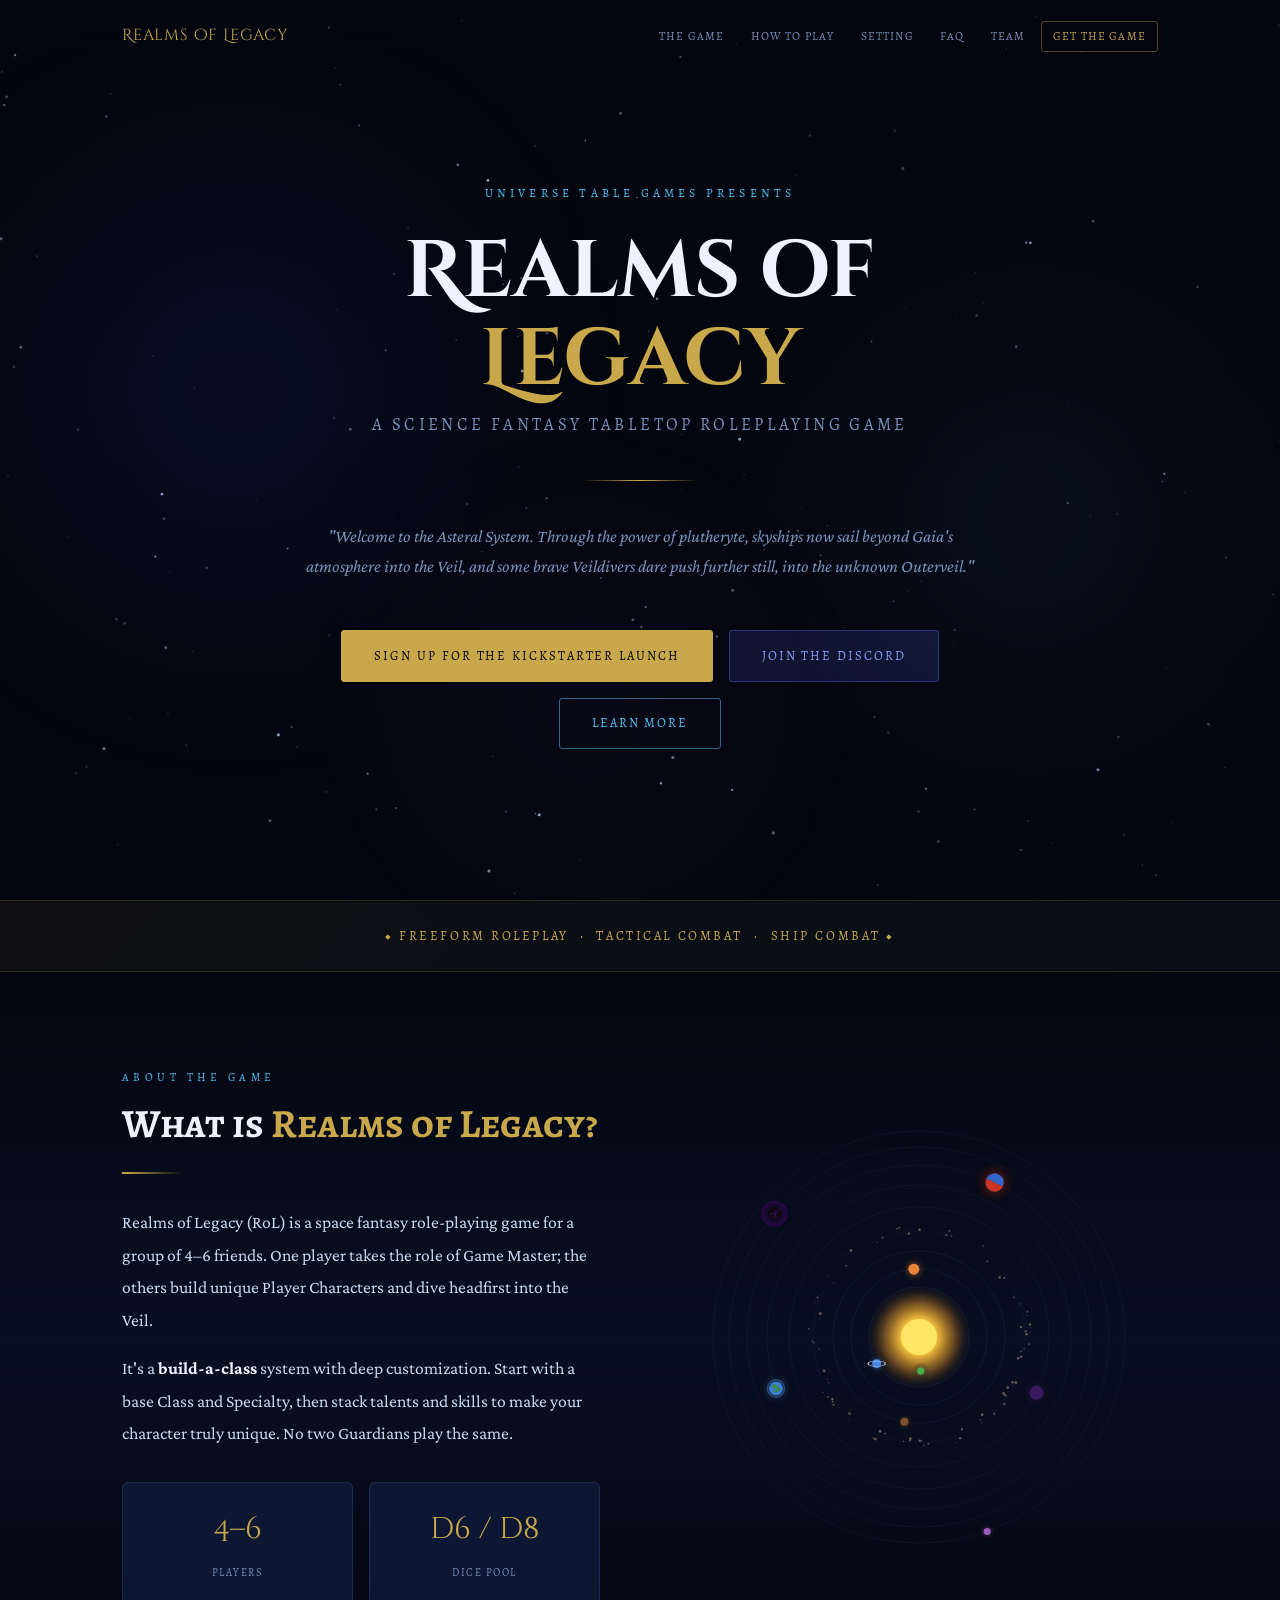
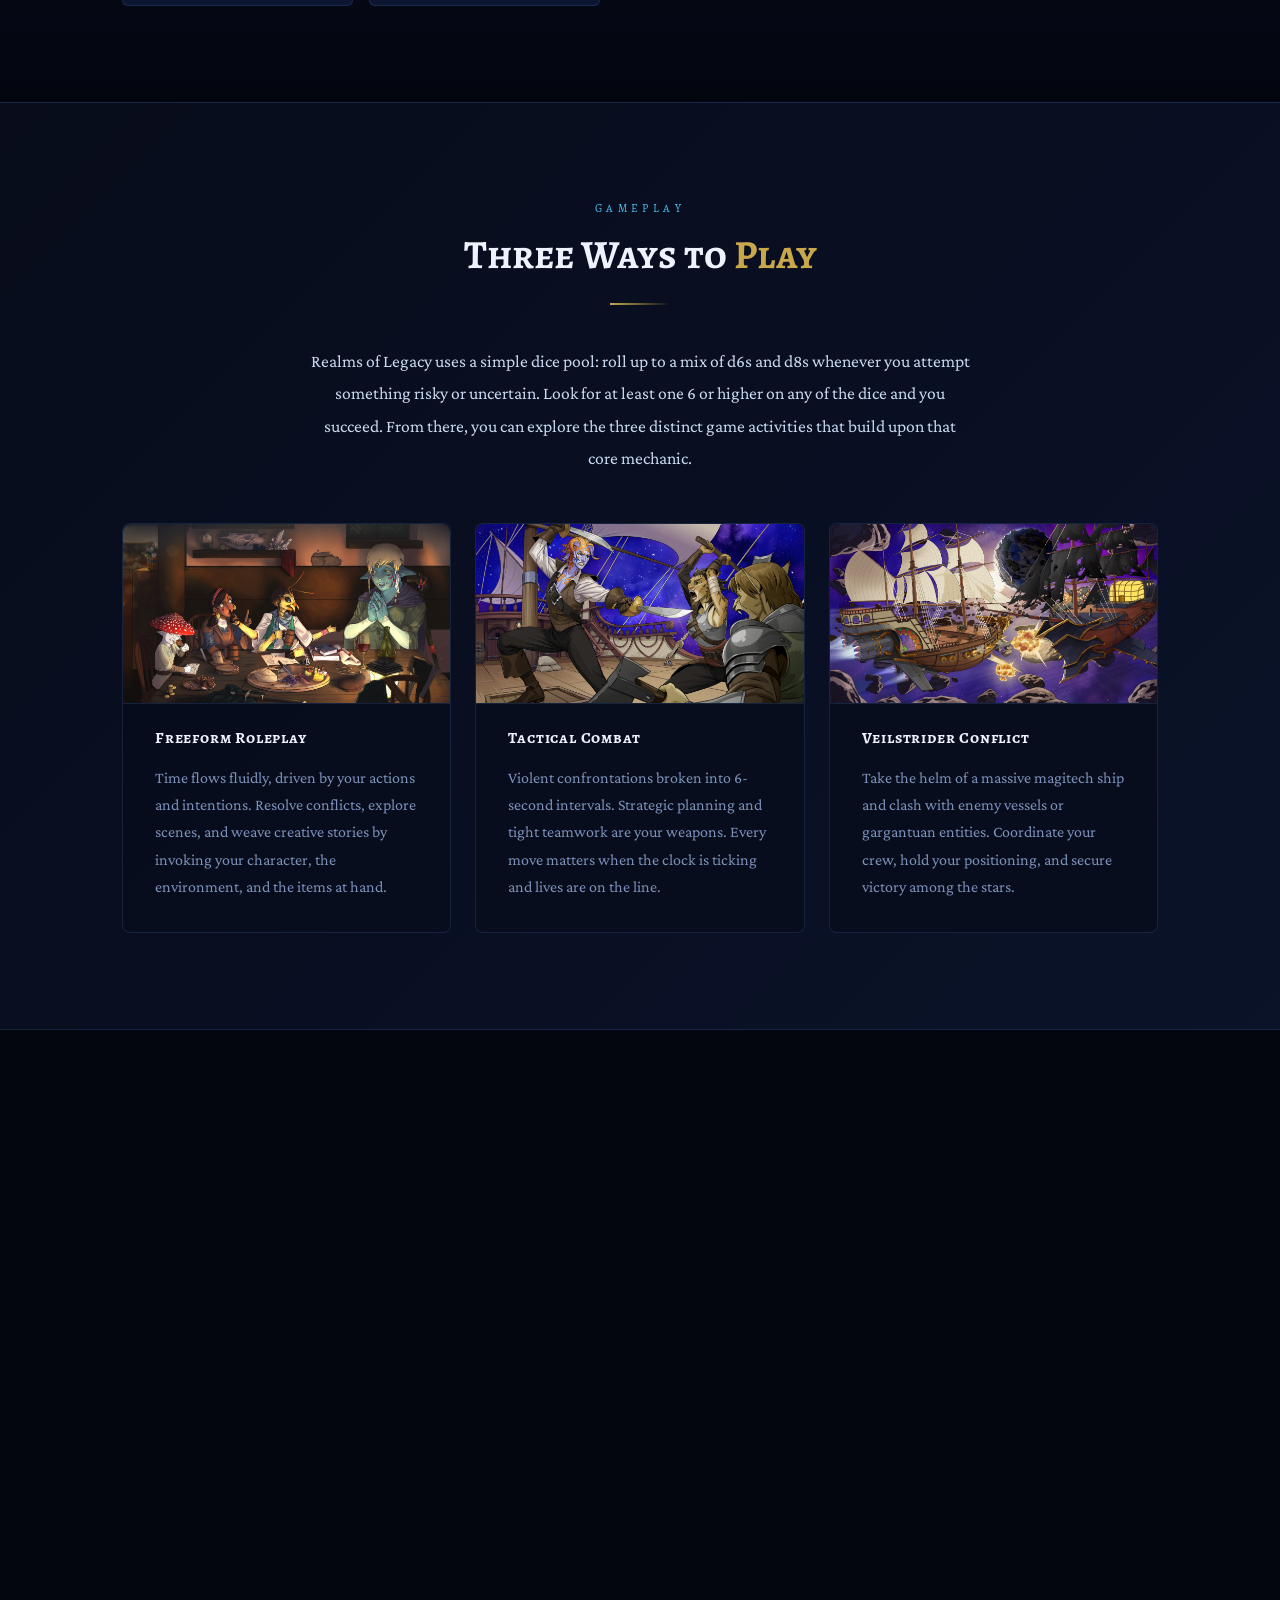
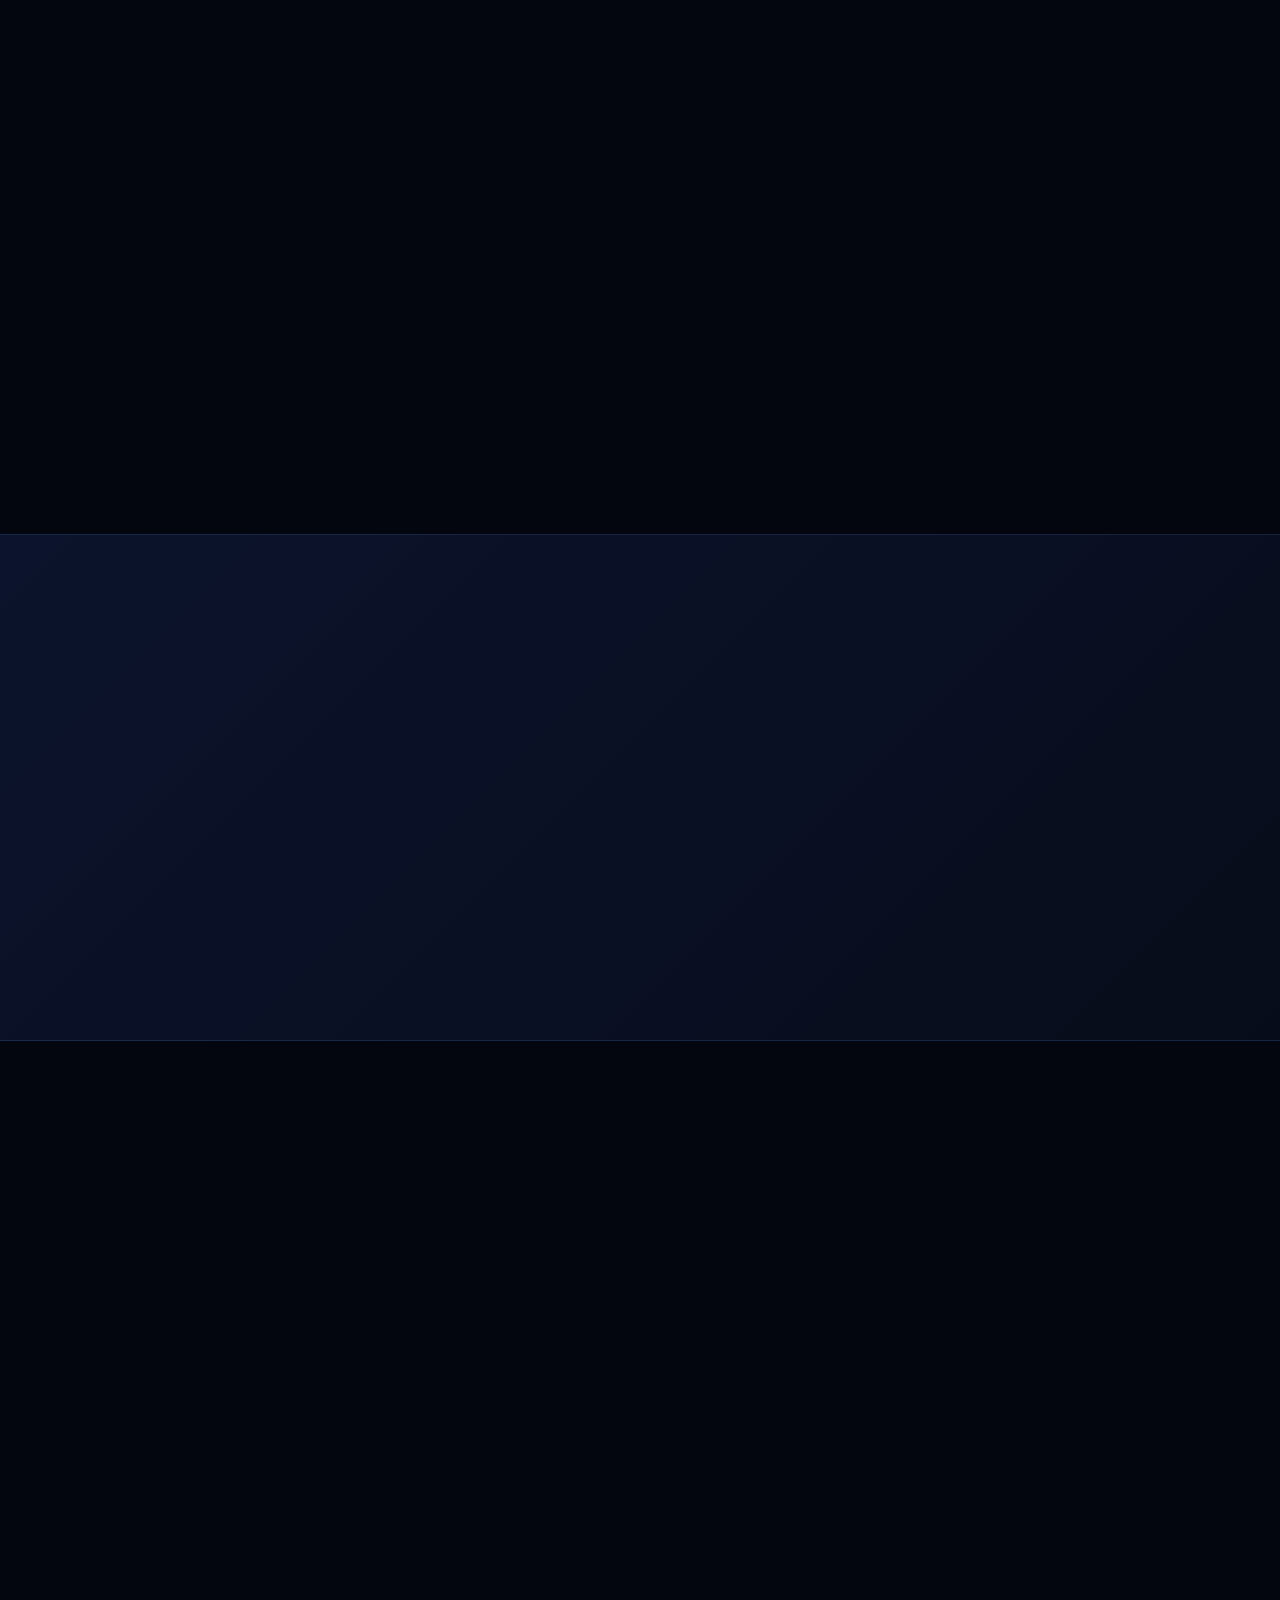
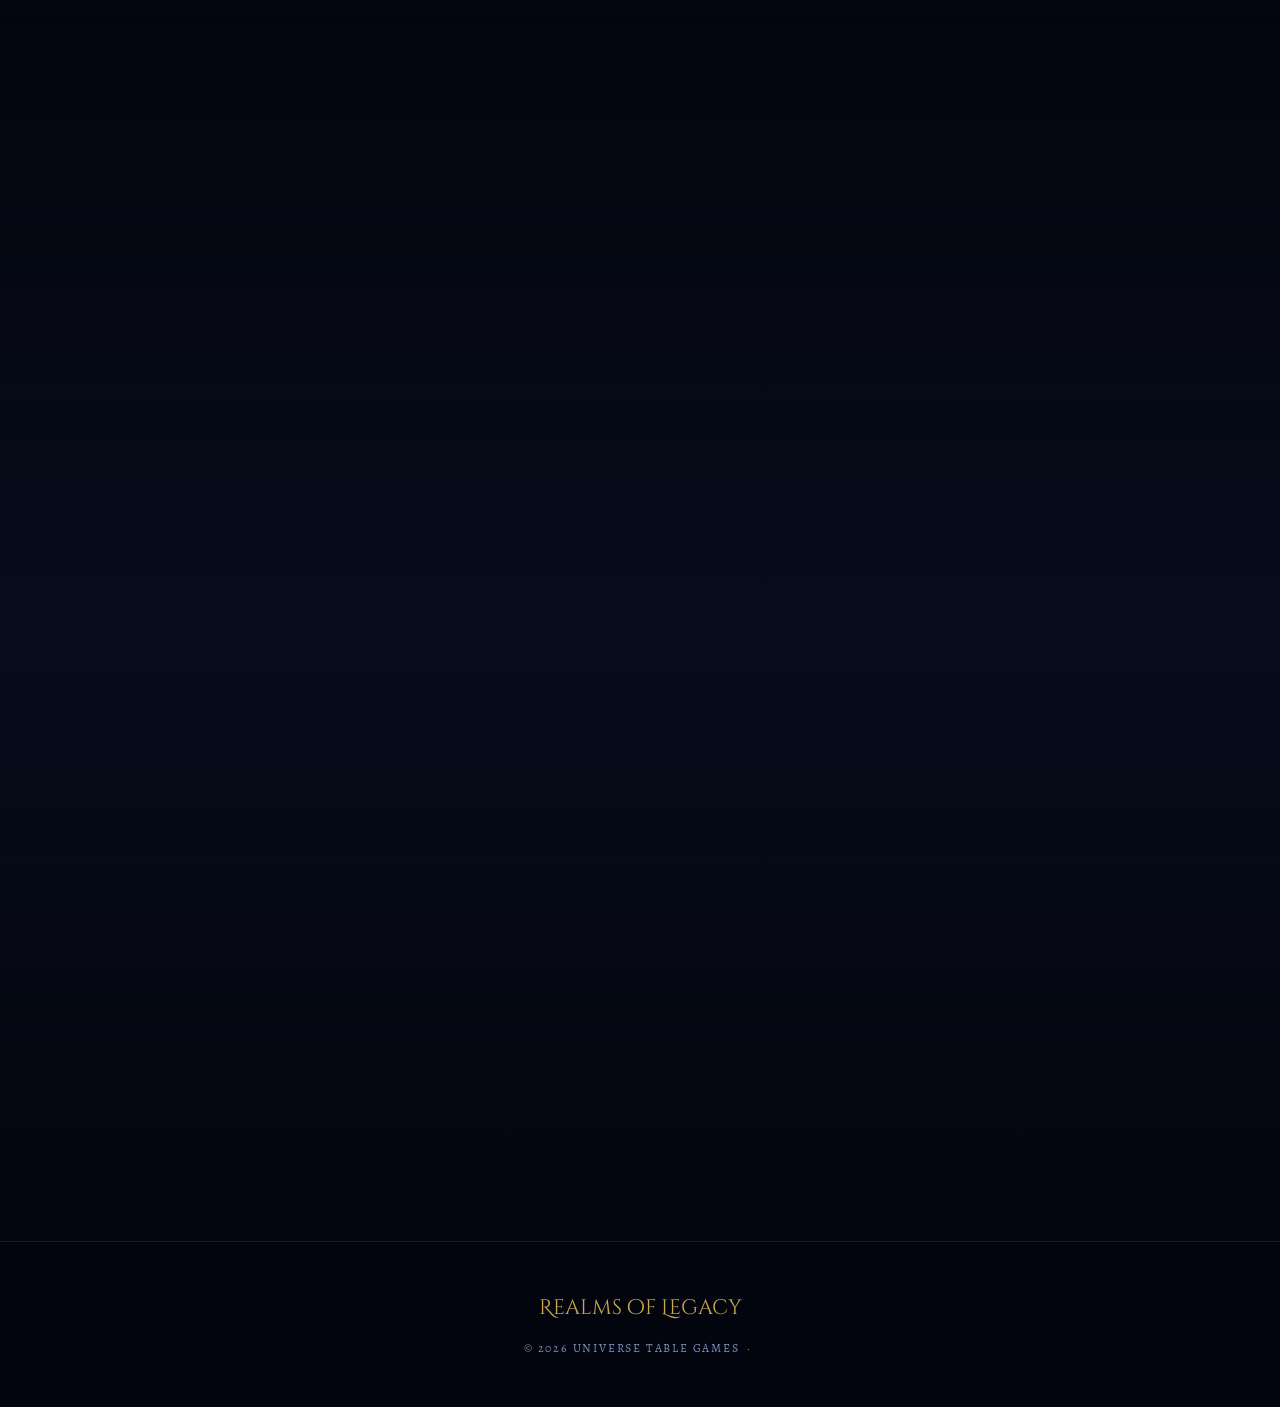
<file: index.html>
<!DOCTYPE html>
<html lang="en">
<head>
  <meta charset="UTF-8" />
  <meta name="viewport" content="width=device-width, initial-scale=1.0" />
  <title>Realms of Legacy: A Swashbuckling Space Fantasy TTRPG</title>
  <link rel="icon" href="images/favicon.svg" type="image/svg+xml" />
  <link rel="icon" href="images/favicon.ico" sizes="any" />
  <link rel="apple-touch-icon" href="images/apple-touch-icon.png" />
  <link rel="preconnect" href="https://fonts.googleapis.com" />
  <link rel="preconnect" href="https://fonts.gstatic.com" crossorigin />
  <link href="https://fonts.googleapis.com/css2?family=Cinzel+Decorative:wght@400;700&family=Alegreya+SC:wght@400;500;700&family=Crimson+Pro:ital,wght@0,300;0,400;0,600;1,300;1,400&display=swap" rel="stylesheet" />
  <link rel="stylesheet" href="styles.css" />
</head>
<body>
<!-- Starfield -->
  <canvas id="starfield"></canvas>

  <!-- Nebula layers -->
  <div class="nebula nebula-1" aria-hidden="true"></div>
  <div class="nebula nebula-2" aria-hidden="true"></div>
  <div class="nebula nebula-3" aria-hidden="true"></div>

  <!--  NAV  -->
  <nav id="main-nav">
    <div class="nav-inner">
      <a href="#mainBanner" class="nav-logo">Realms of Legacy</a>
      <button class="nav-toggle" aria-label="Toggle menu" onclick="this.closest('nav').querySelector('.nav-links').classList.toggle('open')">☰</button>
      <ul class="nav-links">
        <li><a href="#about">The Game</a></li>
        <li><a href="#how">How to Play</a></li>
        <li><a href="#setting">Setting</a></li>
        <li><a href="#faq">FAQ</a></li>
        <li><a href="#team">Team</a></li>
        <li class="nav-cta"><a href="https://www.kickstarter.com/projects/universetablegames/realms-of-legacy" target="_blank">Get the Game</a></li>
      </ul>
    </div>
  </nav>

  <!--  mainBanner  -->
  <section id="mainBanner">
    <div class="mainBanner-content container">
      <p class="mainBanner-eyebrow">Universe Table Games Presents</p>
      <h1 class="mainBanner-title">Realms of <span>Legacy</span></h1>
      <p class="mainBanner-subtitle">A Science Fantasy Tabletop Roleplaying Game</p>
      <div class="mainBanner-divider"></div>
      <p class="mainBanner-lore">
        "Welcome to the Asteral System. Through the power of plutheryte, skyships now sail beyond Gaia's
        atmosphere into the Veil, and some brave Veildivers dare push further still, into the unknown Outerveil."
      </p>
      <div class="mainBanner-actions">
        <a href="https://www.kickstarter.com/projects/universetablegames/realms-of-legacy" target="_blank" class="btn btn-primary">Sign up for the Kickstarter Launch</a>
        <a href="https://discord.gg/D8beSNB8Tm" target="_blank" class="btn btn-discord">Join the Discord</a>
        <a href="#about" class="btn btn-secondary">Learn More</a>
      </div>
    </div>
  </section>

  <!--  HIGHLIGHT BAND  -->
  <div class="highlight-band">
    ◆ Freeform Roleplay &nbsp;·&nbsp; Tactical Combat &nbsp;·&nbsp; Ship Combat ◆
  </div>

  <!--  ABOUT  -->
  <section id="about" class="section">
    <div class="container">
      <div>
        <p class="section-label reveal">About the Game</p>
        <h2 class="section-title reveal">What is <span>Realms of Legacy?</span></h2>
        <div class="section-divider reveal"></div>
        <p class="section-body reveal">
          Realms of Legacy (RoL) is a space fantasy role-playing game for a group of 4–6 friends. One player takes the
          role of Game Master; the others build unique Player Characters and dive headfirst into the Veil.
        </p>
        <p class="section-body reveal" style="margin-top:1rem;">
          It's a <strong style="color:var(--white)">build-a-class</strong> system with deep customization.
          Start with a base Class and Specialty, then stack talents and skills to make your character truly unique.
          No two Guardians play the same.
        </p>
        <div class="about-stat-grid reveal">
          <div class="stat-card">
            <span class="stat-num">4–6</span>
            <span class="stat-label">Players</span>
          </div>
          <div class="stat-card">
            <span class="stat-num">d6 / d8</span>
            <span class="stat-label">Dice Pool</span>
          </div>
        </div>
      </div>
      <div class="about-visual" aria-hidden="true">
        <canvas id="solar-system" width="440" height="440"></canvas>
      </div>
    </div>
  </section>

  <!--  HOW IT PLAYS  -->
  <section id="how" class="section">
    <div class="container">
      <p class="section-label reveal">Gameplay</p>
      <h2 class="section-title reveal">Three Ways to <span>Play</span></h2>
      <div class="section-divider reveal"></div>
      <p class="section-body reveal" style="margin:0 auto;">
        Realms of Legacy uses a simple dice pool: roll up to a mix of d6s and d8s whenever you attempt something risky or uncertain. Look for at least one 6 or higher on any of the dice and you succeed.
        From there, you can explore the three distinct game activities that build upon that core mechanic.
      </p>
      <div class="modes-grid">
        <div class="mode-card reveal">
          <img class="mode-icon" src="images/freeform-roleplay.webp" alt="" loading="lazy">
          <h3 class="mode-title">Freeform Roleplay</h3>
          <p class="mode-body">Time flows fluidly, driven by your actions and intentions. Resolve conflicts, explore scenes, and weave creative stories by invoking your character, the environment, and the items at hand.</p>
        </div>
        <div class="mode-card reveal">
          <img class="mode-icon" src="images/tactical-combat.webp" alt="" loading="lazy">
          <h3 class="mode-title">Tactical Combat</h3>
          <p class="mode-body">Violent confrontations broken into 6-second intervals. Strategic planning and tight teamwork are your weapons. Every move matters when the clock is ticking and lives are on the line.</p>
        </div>
        <div class="mode-card reveal">
          <img class="mode-icon" src="images/veilstrider-conflict.webp" alt="" loading="lazy">
          <h3 class="mode-title">Veilstrider Conflict</h3>
          <p class="mode-body">Take the helm of a massive magitech ship and clash with enemy vessels or gargantuan entities. Coordinate your crew, hold your positioning, and secure victory among the stars.</p>
        </div>
      </div>
    </div>
  </section>

  <!--  SETTING  -->
  <section id="setting" class="section">
    <div class="container">
      <div>
        <p class="section-label reveal">Lore</p>
        <h2 class="section-title reveal">The <span>Setting</span></h2>
        <div class="section-divider reveal"></div>
        <div class="setting-lore reveal">
          <p>
            A little over a century ago, the nations of <span class="keyword">Gaia</span> unlocked the secret
            of travel beyond their realm. Guided by the otherworldly <span class="keyword">Armorai</span>,
            they built the first <span class="keyword">Veilstriders</span>, sea-faring ships repurposed to
            fly among the Vilirium gases between realms, powered by <span class="keyword">plutheryte</span>.
          </p>
          <p>
            An arms race triggered reckless mining of Gaia's plutheryte reserves, unleashing a calamity
            called <span class="keyword">the Fracture</span>, permanently corrupting and twisting the land.
            The major nations responded with the <span class="keyword">Plutherpact</span>, banning further
            domestic plutheryte extraction.
          </p>
          <p>
            Now plutheryte is the most coveted resource in the system, and the <span class="keyword">Veildivers</span>
            were born: adventurers who brave the Veil for artifacts, ore, and rare goods. Some push even
            further, into the mysterious <span class="keyword">Outerveil</span>, beyond the system's very borders.
          </p>
          <p>
            But the Veil is no safe road. Veilfaring marauders, blood-thirsty demons, corrupting
            <span class="keyword">virophage</span>, and the ever-present <span class="keyword">Void</span>
            wait for those who stray too far.
          </p>
        </div>
        <div class="setting-inspirations reveal">
          <div class="lore-card insp-card">
            <p class="lore-card-title">Inspirations: Games</p>
            <p>Pathfinder 2e · Forbidden Lands · Blades in the Dark · Guns of Icarus · Barotrauma</p>
          </div>
          <div class="lore-card insp-card">
            <p class="lore-card-title">Inspirations: Themes</p>
            <p>Treasure Planet · Spelljammer · Larklight · Aeronaut's Windlass · The Olympian Affair</p>
          </div>
        </div>
      </div>
      <div class="setting-aside">
        <div class="lore-card reveal">
          <p class="lore-card-title">Key Terms</p>
          <div class="key-terms">
            <div class="kt-entry">
              <span class="kt-name">The Veil</span>
              <span class="kt-def">What we refer to as outer space or the cosmos is what the creatures of this game refer to as the Veil. The unknown region beyond the boundaries of the solar system is known as the Outerveil.</span>
            </div>
            <div class="kt-entry">
              <span class="kt-name">The Shroud</span>
              <span class="kt-def">A plane of ethereal existence that mirrors the Veil, the Shroud is a realm where time flows at a fraction of its normal pace. When mortals perish, their souls drift into this shadowy expanse, wandering aimlessly, finding refuge in a mirrored realm, or falling prey to powerful entities that can move freely between the Veil and the Shroud.</span>
            </div>
            <div class="kt-entry">
              <span class="kt-name">Veilstriders</span>
              <span class="kt-def">Sea-faring ships that have been upgraded to fly through the cosmos of the Veil using their magitech Core engines and solar sails. Their crews are referred to as Veildivers.</span>
            </div>
            <div class="kt-entry">
              <span class="kt-name">Plutheryte</span>
              <span class="kt-def">A rare and ancient ore that holds pure magical energy and is highly sought after. Its origins are unknown even to the oldest entities within the Veil.</span>
            </div>
            <div class="kt-entry">
              <span class="kt-name">Sorce</span>
              <span class="kt-def">The life of the Veil and source of all magic. Powerful creatures can manipulate Sorce to cast Spells or enhance their martial prowess.</span>
            </div>
            <div class="kt-entry">
              <span class="kt-name">Aspects</span>
              <span class="kt-def">Often revered as gods of the Veil. There are six kinds of Aspects known throughout the Veil, some controlling certain domains: Stellar (stars and suns), Eternal (Void and Black Holes), Primal (Planetary), Lunar (Moons), Cosmic (natural forces), and Ascended (demigods).</span>
            </div>
            <div class="kt-entry">
              <span class="kt-name">Shadow Gloom</span>
              <span class="kt-def">Magical darkness that consumes all natural light. Divine Light does not destroy it but does suppress it. Creatures with Nightvision cannot see through Shadow Gloom.</span>
            </div>
          </div>
        </div>
      </div>
    </div>
  </section>

  <!--  GET THE GAME  -->
  <section id="get" class="section">
    <div class="container">
      <div>
        <p class="section-label reveal">Download</p>
        <h2 class="section-title reveal">Get the <span>Game</span></h2>
        <div class="section-divider reveal"></div>
        <p class="section-body reveal">
          Realms of Legacy is coming soon to Kickstarter. Sign up for the launch!
        </p>
        <div class="get-cta-group reveal">
          <a href="https://www.kickstarter.com/projects/universetablegames/realms-of-legacy" target="_blank" class="btn btn-primary">
            Notify me
          </a>
          <a href="https://discord.gg/D8beSNB8Tm" target="_blank" class="btn btn-discord">
            Join the Discord
          </a>
        </div>
      </div>
    </div>
  </section>

  <!--  FAQ  -->
  <section id="faq" class="section">
    <div class="container">
      <p class="section-label reveal">Questions</p>
      <h2 class="section-title reveal">Frequently <span>Asked</span></h2>
      <div class="section-divider reveal"></div>
      <div class="faq-list reveal">
        <div class="faq-item">
          <div class="faq-q" onclick="toggleFaq(this)">Who made Realms of Legacy?</div>
          <div class="faq-a"><div class="faq-a-inner">I'm Nick (Mr. Universe online), and I've been playing and running tabletop games for over a decade. I've been working on Realms of Legacy for a couple of years now alongside a team of friends and collaborators.</div></div>
        </div>
        <div class="faq-item">
          <div class="faq-q" onclick="toggleFaq(this)">Why did you create this game?</div>
          <div class="faq-a"><div class="faq-a-inner">I wanted a space fantasy game that blended crunchy tactical combat, to-the-point exploration, and engaging starship battles. I also wanted deep character customization, players who stay engaged outside their turns, and dice rolls everyone could interpret instantly.</div></div>
        </div>
        <div class="faq-item">
          <div class="faq-q" onclick="toggleFaq(this)">Do I have to pay anything?</div>
          <div class="faq-a"><div class="faq-a-inner">While the Kickstarter is launching, if you don't wish to pay you can wait for the free version of the rules to release in Q2 2027.</div></div>
        </div>
      </div>
    </div>
  </section>

  <!--  TEAM  -->
  <section id="team" class="section">
    <div class="container">
      <p class="section-label reveal">The People</p>
      <h2 class="section-title reveal">Meet the <span>Team</span></h2>
      <div class="section-divider reveal"></div>
      <div class="team-grid reveal">
        <div class="team-card">
          <div class="team-avatar"><img src="images/Nick.webp" alt="" width="72" height="72" loading="lazy" /></div>
          <p class="team-name">Nick</p>
          <p class="team-role">Creator, Game Designer, Creative Director & Writer</p>
        </div>
        <div class="team-card">
          <div class="team-avatar"><img src="images/Jessica.webp" alt="" width="72" height="72" loading="lazy" /></div>
          <p class="team-name">Jessica</p>
          <p class="team-role">Editor, Art Director & Game Consultant</p>
        </div>
        <div class="team-card">
          <div class="team-avatar"><img src="images/Devin.webp" alt="" width="72" height="72" loading="lazy" /></div>
          <p class="team-name">Devin</p>
          <p class="team-role">Lore Writer & World Builder</p>
        </div>
        <div class="team-card">
          <div class="team-avatar"><img src="images/Cameron.webp" alt="" width="72" height="72" loading="lazy" /></div>
          <p class="team-name">Cameron</p>
          <p class="team-role">Lore Writer & World Builder</p>
        </div>
      </div>

      <!-- Credits -->
      <div class="credits-block reveal">
        <h3>Additional Credits</h3>
        <div class="credits-grid">
          <a href="https://kendramorganart.carrd.co/" target="_blank">Kendra Morgan, Lead Artist</a>
          <a href="https://www.artstation.com/gornik" target="_blank">Nikolai Gorishnii, Lead Artist</a>
          <a href="https://www.artstation.com/tipovangog" target="_blank">Aidar Kumushbekov, Lead Artist</a>
          <a href="https://www.SamanthaChapmanEditing.com" target="_blank">Samantha Chapman, Editing</a>
          <a href="https://www.fiverr.com/s/wr5VWg" target="_blank">Nicholas L. Carter, Editing</a>
          <a href="https://www.fiverr.com/gafree_" target="_blank">Gafree, Artist</a>
          <a href="https://www.fiverr.com/bluidu" target="_blank">Lena Gerner, Artist</a>
          <a href="https://k0r1.crd.co/" target="_blank">k0r1, Artist</a>
          <span>Torororos, Artist</span>
          <span>Alex Coggon, Artist</span>
          <span>N.D. Chenard, Artist</span>
          <span>Ali Nakhaei, Artist</span>
          <span>Zahra Vakili, Artist</span>
          <span>Hassane Oussellou, Artist</span>
          <a href="https://www.fiverr.com/s/jw4gVo" target="_blank">Arturo G. Martinez, Cartographer</a>
          <a href="https://purasoza.com/" target="_blank">Samuel Soza, Graphic Design</a>
          <a href="https://www.fiverr.com/lesmarc_art" target="_blank">Marcos Lescano, Graphic Design</a>
          <a href="https://rymarq.itch.io/" target="_blank">Kevin P. T., Game Consultation</a>
          <a href="https://purplepeoplegames.itch.io/" target="_blank">Danial K., Game Consultation</a>
        </div>
      </div>

      <!-- Playtesters -->
      <div class="reveal">
        <p class="section-label" style="text-align:center; margin-bottom:0.5rem;">Veteran Playtesters</p>
        <div class="playtesters-wrap">
          <span class="playtester-chip">Cade</span>
          <span class="playtester-chip">Joshua R.</span>
          <span class="playtester-chip">Martin</span>
          <span class="playtester-chip">Dan M.</span>
          <span class="playtester-chip">Devin C.</span>
          <span class="playtester-chip">Daniel K.</span>
          <span class="playtester-chip">Jordan</span>
          <span class="playtester-chip">Jessica</span>
          <span class="playtester-chip">Brian</span>
          <span class="playtester-chip">Briana G.</span>
          <span class="playtester-chip">RyMarq</span>
          <span class="playtester-chip">Staxlotl</span>
          <span class="playtester-chip">Cameron</span>
          <span class="playtester-chip">Devin T.</span>
          <span class="playtester-chip">Nicole</span>
        </div>
      </div>
    </div>
  </section>

  <!--  FOOTER  -->
  <footer>
    <div class="container">
      <span class="footer-logo">Realms of Legacy</span>
      <p>© 2026 Universe Table Games &nbsp;·&nbsp;</p>
    </div>
  </footer>

<script src="shared.js"></script>
<script src="index.js"></script>
</body>
</html>
</file>
<file: styles.css>
/* ─── Reset & Base ─── */
:root {
  --void: #04060f;
  --deep: #080d1c;
  --mid: #0d1630;
  --surface: #111b3a;
  --border: rgba(100, 160, 255, 0.15);
  --border-gold: rgba(201,168,76,0.25);
  --cyan: #4fc3f7;
  --cyan-glow: rgba(79, 195, 247, 0.35);
  --gold: #c9a84c;
  --gold-pale: #e8d5a3;
  --text: #c8d8f0;
  --text-dim: #7a90b8;
  --white: #eef2ff;
  --font-display: 'Cinzel Decorative', serif;
  --font-heading: 'Alegreya SC', serif;
  --font-body: 'Crimson Pro', serif;
  --font-table: 'Literata', Georgia, serif;
}

*, *::before, *::after { box-sizing: border-box; margin: 0; padding: 0; }
html { scroll-behavior: smooth; }
body {
  background-color: var(--void);
  color: var(--text);
  font-family: var(--font-body);
}

/* ─── Starfield Canvas ─── */
#starfield {
      position: fixed;
      inset: 0;
      z-index: 0;
      pointer-events: none;
    }

/* ─── Navigation ─── */
.nav-logo {
      font-family: var(--font-display);
      font-size: 1rem;
      color: var(--gold);
      text-decoration: none;
      letter-spacing: 0.05em;
      white-space: nowrap;
    }
.nav-links {
      display: flex;
      list-style: none;
      gap: 0.25rem;
      flex-wrap: wrap;
      justify-content: flex-end;
    }
.nav-links a {
      color: var(--text-dim);
      text-decoration: none;
      font-family: var(--font-heading);
      font-size: 0.72rem;
      letter-spacing: 0.1em;
      text-transform: uppercase;
      padding: 0.4rem 0.7rem;
      border-radius: 3px;
      transition: color 0.2s, background 0.2s;
    }
.nav-links a:hover {
      color: var(--cyan);
      background: rgba(79,195,247,0.07);
    }

/* ─── Online Tools dropdown ─── */
.nav-dropdown { position: relative; }
.nav-dropdown-toggle { cursor: pointer; }
.nav-dropdown-menu {
      display: none;
      position: absolute;
      top: calc(100% + 8px);
      left: 50%;
      transform: translateX(-50%);
      background: rgba(4,6,15,0.98);
      border: 1px solid var(--border);
      border-radius: 6px;
      list-style: none;
      padding: 0.4rem 0;
      min-width: 180px;
      box-shadow: 0 8px 30px rgba(0,0,0,0.5);
      z-index: 200;
      backdrop-filter: blur(12px);
    }
.nav-dropdown.open .nav-dropdown-menu { display: block; }
.nav-dropdown-menu li a {
      display: block;
      padding: 0.5rem 1rem;
      font-family: var(--font-heading);
      font-size: 0.68rem;
      letter-spacing: 0.1em;
      text-transform: uppercase;
      color: var(--text-dim);
      text-decoration: none;
      transition: color 0.15s, background 0.15s;
      white-space: nowrap;
    }
.nav-dropdown-menu li a:hover { color: var(--cyan); background: rgba(79,195,247,0.07); }
.nav-dropdown-menu li:not(:last-child) { border-bottom: 1px solid var(--border); }
.nav-toggle { display: none; background: none; border: 1px solid var(--border); color: var(--cyan); padding: 0.4rem 0.6rem; border-radius: 4px; cursor: pointer; font-size: 1.1rem; }


/* ═══════════════════════════════════════
   Merged from index.html inline <style>
   Appended to preserve original cascade order.
   ═══════════════════════════════════════ */
body {
      font-size: 1.1rem;
      line-height: 1.75;
      overflow-x: hidden;
    }
    /* Layout  */
    .container {
      position: relative;
      z-index: 1;
      max-width: 1100px;
      margin: 0 auto;
      padding: 0 2rem;
    }
    section { position: relative; z-index: 1; }
    /* Utility  */
    .glow-text { text-shadow: 0 0 20px var(--cyan-glow), 0 0 60px rgba(79,195,247,0.15); }
    .gold-text { color: var(--gold); }
    .dim { color: var(--text-dim); }
    /* Navigation  */
    nav {
      position: fixed;
      top: 0;
      left: 0;
      right: 0;
      z-index: 100;
      background: linear-gradient(180deg, rgba(4,6,15,0.97) 0%, rgba(4,6,15,0.0) 100%);
      padding: 1.2rem 0;
      transition: background 0.3s;
    }
    nav.scrolled {
      background: rgba(4,6,15,0.97);
      border-bottom: 1px solid var(--border);
      backdrop-filter: blur(12px);
    }
    nav .nav-inner {
      max-width: 1100px;
      margin: 0 auto;
      padding: 0 2rem;
      display: flex;
      align-items: center;
      justify-content: space-between;
      gap: 1rem;
    }
    .nav-links .nav-cta a {
      color: var(--gold);
      border: 1px solid rgba(201,168,76,0.4);
    }
    .nav-links .nav-cta a:hover {
      background: rgba(201,168,76,0.1);
      color: var(--gold-pale);
    }
    /* Hamburger */
    .nav-toggle {
      display: none;
      background: none;
      border: 1px solid var(--border);
      color: var(--cyan);
      padding: 0.4rem 0.6rem;
      border-radius: 4px;
      cursor: pointer;
      font-size: 1.1rem;
    }
    @media (max-width: 720px) {
      .nav-toggle { display: block; }
      .nav-links {
        display: none;
        position: absolute;
        top: 100%;
        left: 0;
        right: 0;
        background: rgba(4,6,15,0.98);
        border-bottom: 1px solid var(--border);
        flex-direction: column;
        padding: 1rem 2rem;
        gap: 0;
      }
      .nav-links.open { display: flex; }
      .nav-links a { font-size: 0.85rem; padding: 0.6rem 0; }
    }
    /* mainBanner  */
    #mainBanner {
      min-height: 100vh;
      display: flex;
      align-items: center;
      justify-content: center;
      text-align: center;
      padding: 8rem 2rem 6rem;
      position: relative;
    }
    .mainBanner-vignette {
      position: absolute;
      inset: 0;
      background: radial-gradient(ellipse 70% 70% at 50% 50%, transparent 0%, rgba(4,6,15,0.55) 100%);
      pointer-events: none;
    }
    .mainBanner-content { position: relative; z-index: 2; max-width: 820px; }
    .mainBanner-eyebrow {
      font-family: var(--font-heading);
      font-size: 0.75rem;
      letter-spacing: 0.35em;
      text-transform: uppercase;
      color: var(--cyan);
      margin-bottom: 1.5rem;
      opacity: 0;
      animation: fadeUp 0.8s 0.2s ease forwards;
    }
    .mainBanner-title {
      font-family: var(--font-display);
      font-size: clamp(2.4rem, 7vw, 5rem);
      font-weight: 700;
      line-height: 1.1;
      color: var(--white);
      margin-bottom: 0.4rem;
      opacity: 0;
      animation: fadeUp 0.9s 0.4s ease forwards;
    }
    .mainBanner-title span { color: var(--gold); }
    .mainBanner-subtitle {
      font-family: var(--font-heading);
      font-size: clamp(0.85rem, 2vw, 1.05rem);
      letter-spacing: 0.2em;
      text-transform: uppercase;
      color: var(--text-dim);
      margin-bottom: 2.5rem;
      opacity: 0;
      animation: fadeUp 0.9s 0.55s ease forwards;
    }
    .mainBanner-divider {
      width: 120px;
      height: 1px;
      background: linear-gradient(90deg, transparent, var(--gold), transparent);
      margin: 0 auto 2.5rem;
      opacity: 0;
      animation: fadeIn 0.8s 0.7s ease forwards;
    }
    .mainBanner-lore {
      font-size: 1.1rem;
      font-style: italic;
      color: var(--text-dim);
      max-width: 680px;
      margin: 0 auto 3rem;
      opacity: 0;
      animation: fadeUp 0.9s 0.8s ease forwards;
    }
    .mainBanner-actions {
      display: flex;
      gap: 1rem;
      justify-content: center;
      flex-wrap: wrap;
      opacity: 0;
      animation: fadeUp 0.9s 1s ease forwards;
    }
    /* Buttons  */
    .btn {
      display: inline-block;
      font-family: var(--font-heading);
      font-size: 0.8rem;
      letter-spacing: 0.15em;
      text-transform: uppercase;
      text-decoration: none;
      padding: 0.85rem 2rem;
      border-radius: 3px;
      transition: all 0.25s;
      cursor: pointer;
    }
    .btn-primary {
      background: var(--gold);
      color: var(--void);
      border: 1px solid var(--gold);
    }
    .btn-primary:hover {
      background: var(--gold-pale);
      box-shadow: 0 0 30px rgba(201,168,76,0.4);
      transform: translateY(-2px);
    }
    .btn-secondary {
      background: transparent;
      color: var(--cyan);
      border: 1px solid rgba(79,195,247,0.5);
    }
    .btn-secondary:hover {
      background: rgba(79,195,247,0.08);
      border-color: var(--cyan);
      box-shadow: 0 0 25px var(--cyan-glow);
      transform: translateY(-2px);
    }
    .btn-discord {
      background: rgba(88,101,242,0.15);
      color: #8b9cf4;
      border: 1px solid rgba(88,101,242,0.4);
    }
    .btn-discord:hover {
      background: rgba(88,101,242,0.25);
      border-color: #8b9cf4;
      transform: translateY(-2px);
    }
    /* Sections  */
    .section { padding: 6rem 0; }
    .section-label {
      font-family: var(--font-heading);
      font-size: 0.7rem;
      letter-spacing: 0.4em;
      text-transform: uppercase;
      color: var(--cyan);
      margin-bottom: 0.75rem;
    }
    .section-title {
      font-family: var(--font-heading);
      font-size: clamp(1.6rem, 4vw, 2.5rem);
      color: var(--white);
      margin-bottom: 1.5rem;
      line-height: 1.2;
    }
    .section-title span { color: var(--gold); }
    .section-divider {
      width: 60px;
      height: 2px;
      background: linear-gradient(90deg, var(--gold), transparent);
      margin-bottom: 2rem;
    }
    .section-body {
      font-size: 1.1rem;
      color: var(--text);
      max-width: 660px;
      line-height: 1.85;
    }
    /* About  */
    #about { background: linear-gradient(180deg, transparent 0%, rgba(13,22,48,0.6) 50%, transparent 100%); }
    #about .container {
      display: grid;
      grid-template-columns: 1fr 1fr;
      gap: 5rem;
      align-items: center;
    }
    .about-stat-grid {
      display: grid;
      grid-template-columns: 1fr 1fr;
      gap: 1rem;
      margin-top: 2rem;
    }
    .stat-card {
      background: rgba(17,27,58,0.8);
      border: 1px solid var(--border);
      border-radius: 6px;
      padding: 1.2rem;
      text-align: center;
      transition: border-color 0.25s, box-shadow 0.25s;
    }
    .stat-card:hover {
      border-color: rgba(79,195,247,0.4);
      box-shadow: 0 0 20px rgba(79,195,247,0.07);
    }
    .stat-num {
      font-family: var(--font-display);
      font-size: 1.9rem;
      color: var(--gold);
      display: block;
    }
    .stat-label {
      font-family: var(--font-heading);
      font-size: 0.65rem;
      letter-spacing: 0.15em;
      text-transform: uppercase;
      color: var(--text-dim);
    }
    .about-visual {
      position: relative;
      display: flex;
      align-items: center;
      justify-content: center;
      overflow: visible;
    }
    #solar-system {
      display: block;
      width: 440px;
      height: 440px;
    }
    @media (max-width: 860px) {
      #about .container { grid-template-columns: 1fr; gap: 3rem; }
      .about-visual { display: none; }
    }
    /* How It Plays  */
    #how {
      background: linear-gradient(135deg, rgba(8,13,28,0.95) 0%, rgba(13,22,48,0.8) 100%);
      border-top: 1px solid var(--border);
      border-bottom: 1px solid var(--border);
    }
    #how .container { text-align: center; }
    #how .section-divider { margin: 0 auto 2.5rem; }
    .modes-grid {
      display: grid;
      grid-template-columns: repeat(3, 1fr);
      gap: 1.5rem;
      margin-top: 3rem;
      text-align: left;
    }
    .mode-card {
      background: rgba(8,13,28,0.8);
      border: 1px solid var(--border);
      border-radius: 8px;
      padding: 2rem;
      transition: border-color 0.3s, transform 0.3s, box-shadow 0.3s;
      position: relative;
      overflow: hidden;
    }
    .mode-card::before {
      content: '';
      position: absolute;
      inset: 0;
      opacity: 0;
      transition: opacity 0.3s;
    }
    .mode-card:nth-child(1)::before { background: radial-gradient(circle at top left, rgba(79,195,247,0.06), transparent 70%); }
    .mode-card:nth-child(2)::before { background: radial-gradient(circle at top left, rgba(201,168,76,0.06), transparent 70%); }
    .mode-card:nth-child(3)::before { background: radial-gradient(circle at top left, rgba(180,100,255,0.06), transparent 70%); }
    .mode-card:hover { transform: translateY(-4px); border-color: rgba(79,195,247,0.3); box-shadow: 0 12px 40px rgba(0,0,0,0.3); }
    .mode-card:hover::before { opacity: 1; }
    .mode-icon {
      display: block;
      width: calc(100% + 4rem);
      height: 180px;
      object-fit: cover;
      margin: -2rem -2rem 1.25rem;
      border-radius: 8px 8px 0 0;
      border-bottom: 1px solid var(--border);
    }
    .mode-title {
      font-family: var(--font-heading);
      font-size: 1rem;
      letter-spacing: 0.05em;
      color: var(--white);
      margin-bottom: 0.75rem;
    }
    .mode-body { font-size: 1rem; color: var(--text-dim); line-height: 1.7; }
    @media (max-width: 720px) {
      .modes-grid { grid-template-columns: 1fr; }
    }
    /* Setting  */
    #setting .container {
      display: grid;
      grid-template-columns: 1.1fr 1fr;
      gap: 5rem;
      align-items: start;
    }
    .setting-lore {
      font-size: 1.05rem;
      color: var(--text);
      line-height: 1.9;
    }
    .setting-lore p { margin-bottom: 1.25rem; }
    .keyword {
      color: var(--gold);
      font-style: italic;
    }
    .setting-aside {
      position: sticky;
      top: 6rem;
    }
    .lore-card {
      background: rgba(17,27,58,0.7);
      border: 1px solid var(--border);
      border-left: 3px solid var(--gold);
      border-radius: 6px;
      padding: 1.5rem 1.75rem;
      margin-bottom: 1.25rem;
    }
    .lore-card-title {
      font-family: var(--font-heading);
      font-size: 0.7rem;
      letter-spacing: 0.25em;
      text-transform: uppercase;
      color: var(--gold);
      margin-bottom: 0.5rem;
    }
    .setting-inspirations {
      display: grid;
      grid-template-columns: 1fr 1fr;
      gap: 1rem;
      margin-top: 1.25rem;
    }
    .setting-inspirations .insp-card { margin-bottom: 0; }
    @media (max-width: 580px) {
      .setting-inspirations { grid-template-columns: 1fr; }
    }
    .lore-card p { font-size: 0.95rem; color: var(--text-dim); line-height: 1.7; }
    .key-terms { display: flex; flex-direction: column; gap: 0.85rem; }
    .kt-entry { display: flex; flex-direction: column; gap: 0.15rem; }
    .kt-name {
      font-family: var(--font-heading);
      font-size: 0.75rem;
      letter-spacing: 0.08em;
      color: var(--gold-pale);
      text-transform: uppercase;
    }
    .kt-def { font-size: 0.88rem; color: var(--text-dim); line-height: 1.6; }
    @media (max-width: 860px) {
      #setting .container { grid-template-columns: 1fr; gap: 3rem; }
      .setting-aside { position: static; }
    }
    /* Get the Game  */
    #get {
      background: linear-gradient(135deg, rgba(13,22,48,0.9) 0%, rgba(8,13,28,0.95) 100%);
      border-top: 1px solid var(--border);
      border-bottom: 1px solid var(--border);
    }
    #get .container {
      display: grid;
      grid-template-columns: 1fr 1fr;
      gap: 3rem;
      align-items: center;
    }
    .get-cta-group {
      display: flex;
      flex-direction: column;
      gap: 1rem;
      margin-top: 1.5rem;
    }
    .get-cta-group .btn { text-align: center; }
    .get-badge {
      display: inline-block;
      font-family: var(--font-heading);
      font-size: 0.65rem;
      letter-spacing: 0.2em;
      text-transform: uppercase;
      color: var(--void);
      background: var(--gold);
      padding: 0.2rem 0.6rem;
      border-radius: 2px;
      vertical-align: middle;
      margin-left: 0.5rem;
    }
    .get-feature-list {
      list-style: none;
      margin-top: 2rem;
    }
    .get-feature-list li {
      display: flex;
      align-items: flex-start;
      gap: 0.75rem;
      margin-bottom: 0.85rem;
      font-size: 1rem;
      color: var(--text);
    }
    .get-feature-list li::before {
      content: '◆';
      color: var(--cyan);
      font-size: 0.55rem;
      margin-top: 0.45rem;
      flex-shrink: 0;
    }
    @media (max-width: 720px) {
      #get .container { grid-template-columns: 1fr; }
    }
    /* FAQ  */
    #faq .container { max-width: 800px; }
    .faq-list { margin-top: 2.5rem; }
    .faq-item { border-bottom: 1px solid var(--border); }
    .faq-q {
      display: flex;
      justify-content: space-between;
      align-items: center;
      padding: 1.25rem 0;
      cursor: pointer;
      font-family: var(--font-heading);
      font-size: 0.95rem;
      letter-spacing: 0.03em;
      color: var(--white);
      transition: color 0.2s;
      gap: 1rem;
      list-style: none;
    }
    .faq-q:hover { color: var(--cyan); }
    .faq-q::after {
      content: '+';
      font-size: 1.3rem;
      color: var(--gold);
      flex-shrink: 0;
      transition: transform 0.3s;
    }
    .faq-item.open .faq-q::after { transform: rotate(45deg); }
    .faq-a {
      max-height: 0;
      overflow: hidden;
      transition: max-height 0.4s ease, padding 0.3s;
      font-size: 1rem;
      color: var(--text-dim);
      line-height: 1.8;
    }
    .faq-a-inner { padding: 0 0 1.25rem; }
    .faq-item.open .faq-a { max-height: 400px; }
    /* Team  */
    #team { background: linear-gradient(180deg, transparent 0%, rgba(13,22,48,0.4) 50%, transparent 100%); }
    #team .container { text-align: center; }
    #team .section-divider { margin: 0 auto 3rem; }
    .team-grid {
      display: grid;
      grid-template-columns: repeat(4, 1fr);
      gap: 1.5rem;
      margin-bottom: 3rem;
    }
    .team-card {
      background: rgba(17,27,58,0.7);
      border: 1px solid var(--border);
      border-radius: 8px;
      padding: 2rem 1.5rem;
      transition: border-color 0.3s, transform 0.3s;
    }
    .team-card:hover {
      border-color: rgba(201,168,76,0.3);
      transform: translateY(-3px);
    }
    .team-avatar {
      width: 72px;
      height: 72px;
      border-radius: 50%;
      background: linear-gradient(135deg, var(--surface), var(--mid));
      border: 2px solid var(--border);
      margin: 0 auto 1rem;
      display: flex;
      align-items: center;
      justify-content: center;
      font-family: var(--font-display);
      font-size: 1.5rem;
      color: var(--gold);
      overflow: hidden;
    }
    /* Portraits are transparent PNG-style art, so the gradient still shows behind them. */
    .team-avatar img {
      width: 100%;
      height: 100%;
      object-fit: cover;
      display: block;
    }
    .team-name {
      font-family: var(--font-heading);
      font-size: 1rem;
      color: var(--white);
      margin-bottom: 0.3rem;
    }
    .team-role {
      font-size: 0.85rem;
      color: var(--text-dim);
      font-style: italic;
      line-height: 1.4;
    }
    @media (max-width: 860px) {
      .team-grid { grid-template-columns: repeat(2, 1fr); }
    }
    @media (max-width: 480px) {
      .team-grid { grid-template-columns: 1fr; }
    }
    /* Credits */
    .credits-block {
      background: rgba(8,13,28,0.8);
      border: 1px solid var(--border);
      border-radius: 8px;
      padding: 2.5rem;
      text-align: left;
      max-width: 800px;
      margin: 0 auto 2rem;
    }
    .credits-block h3 {
      font-family: var(--font-heading);
      font-size: 0.7rem;
      letter-spacing: 0.3em;
      text-transform: uppercase;
      color: var(--gold);
      margin-bottom: 1rem;
    }
    .credits-grid {
      display: grid;
      grid-template-columns: repeat(2, 1fr);
      gap: 0.5rem 2rem;
    }
    .credits-grid a, .credits-grid span {
      font-size: 0.95rem;
      color: var(--text-dim);
      text-decoration: none;
      transition: color 0.2s;
    }
    .credits-grid a:hover { color: var(--cyan); }
    @media (max-width: 580px) {
      .credits-grid { grid-template-columns: 1fr; }
    }
    /* Playtesters */
    .playtesters-wrap {
      display: flex;
      flex-wrap: wrap;
      gap: 0.75rem;
      justify-content: center;
      margin-top: 1.5rem;
    }
    .playtester-chip {
      font-family: var(--font-heading);
      font-size: 0.75rem;
      letter-spacing: 0.08em;
      color: var(--text-dim);
      background: rgba(17,27,58,0.8);
      border: 1px solid var(--border);
      border-radius: 999px;
      padding: 0.35rem 1rem;
      transition: border-color 0.2s, color 0.2s;
    }
    .playtester-chip:hover {
      border-color: rgba(79,195,247,0.4);
      color: var(--cyan);
    }
    /* Footer  */
    footer {
      position: relative;
      z-index: 1;
      text-align: center;
      padding: 3rem 2rem;
      border-top: 1px solid var(--border);
      background: rgba(4,6,15,0.9);
    }
    footer p {
      font-family: var(--font-heading);
      font-size: 0.75rem;
      letter-spacing: 0.15em;
      color: var(--text-dim);
      text-transform: uppercase;
    }
    footer .footer-logo {
      font-family: var(--font-display);
      font-size: 1.3rem;
      color: var(--gold);
      display: block;
      margin-bottom: 0.75rem;
    }
    /* Scroll Animations  */
    .reveal {
      opacity: 0;
      transform: translateY(28px);
      transition: opacity 0.7s ease, transform 0.7s ease;
    }
    .reveal.visible {
      opacity: 1;
      transform: translateY(0);
    }
    @keyframes fadeUp { from { opacity: 0; transform: translateY(24px); } to { opacity: 1; transform: translateY(0); } }
    @keyframes fadeIn { from { opacity: 0; } to { opacity: 1; } }
    @keyframes spin { to { transform: rotate(360deg); } }
    /* Cosmic Nebula behind mainBanner  */
    .nebula {
      position: absolute;
      border-radius: 50%;
      filter: blur(80px);
      pointer-events: none;
    }
    .nebula-1 {
      width: 600px;
      height: 600px;
      background: radial-gradient(circle, rgba(30,60,160,0.18), transparent 70%);
      top: 10%;
      left: -5%;
    }
    .nebula-2 {
      width: 500px;
      height: 500px;
      background: radial-gradient(circle, rgba(79,195,247,0.08), transparent 70%);
      top: 30%;
      right: 0%;
    }
    .nebula-3 {
      width: 400px;
      height: 400px;
      background: radial-gradient(circle, rgba(150,80,220,0.07), transparent 70%);
      bottom: 0%;
      left: 30%;
    }
    /* Highlight Band  */
    .highlight-band {
      background: linear-gradient(135deg, rgba(201,168,76,0.06), rgba(79,195,247,0.04));
      border-top: 1px solid rgba(201,168,76,0.15);
      border-bottom: 1px solid rgba(201,168,76,0.15);
      padding: 1.5rem 0;
      text-align: center;
      font-family: var(--font-heading);
      font-size: 0.8rem;
      letter-spacing: 0.2em;
      text-transform: uppercase;
      color: var(--gold);
    }
</file>
